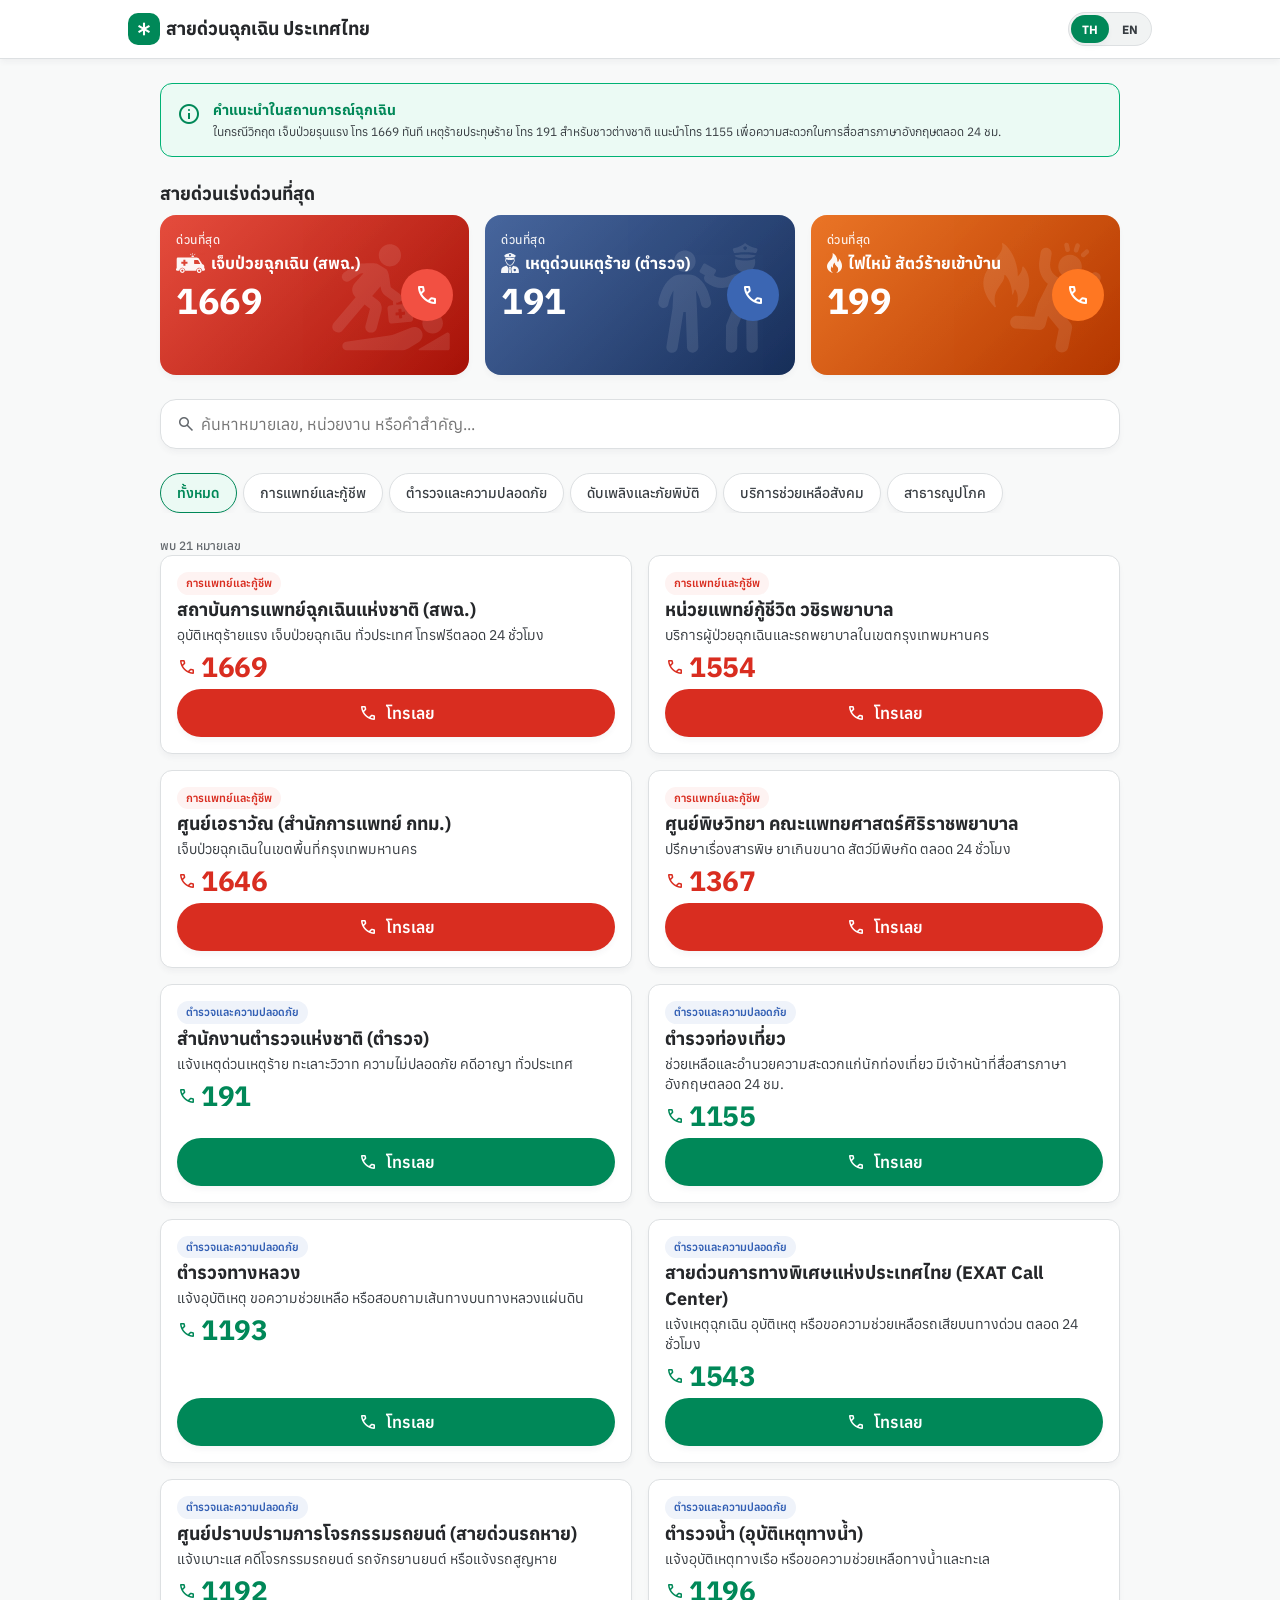
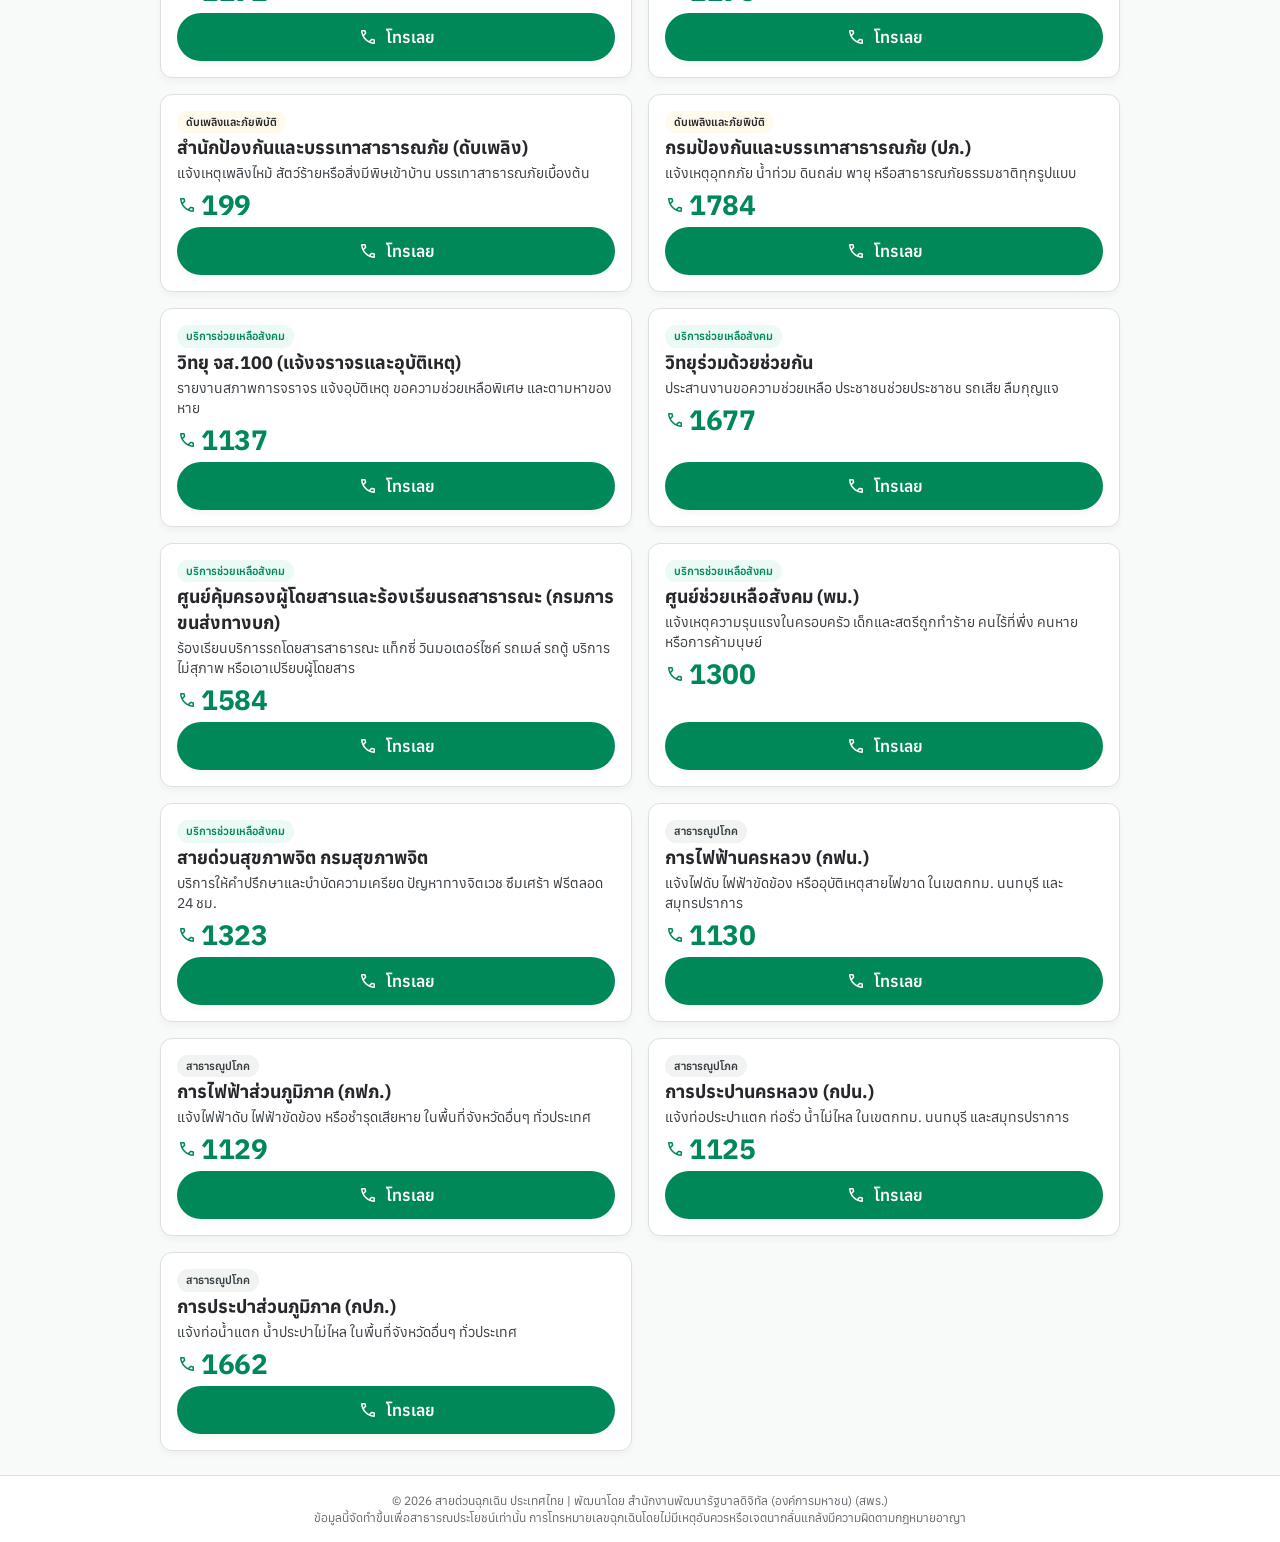
<file: simple-sdk.html>
<!DOCTYPE html>
<html lang="th">
<head>
  <meta charset="UTF-8">
  <meta name="viewport" content="width=device-width, initial-scale=1.0">
  
  <!-- Primary Meta Tags -->
  <title>สายด่วนฉุกเฉิน ประเทศไทย | Thailand Emergency Hotlines</title>
  <meta name="title" content="สายด่วนฉุกเฉิน ประเทศไทย | Thailand Emergency Hotlines">
  <meta name="description" content="โทรออกทันทีในหนึ่งคลิก รวบรวมหมายเลขสายด่วนฉุกเฉินที่จำเป็นที่สุดสำหรับทุกคนในประเทศไทย เช่น กู้ชีพ 1669, ตำรวจ 191, ดับเพลิง 199, ตำรวจท่องเที่ยว 1155 และอื่น ๆ ครอบคลุมบริการทางการแพทย์ ความปลอดภัย คดีอาญา และสาธารณูปโภค">
  <meta name="keywords" content="สายด่วน, เบอร์ฉุกเฉิน, เบอร์โทรฉุกเฉิน, ประเทศไทย, 1669, 191, 199, 1155, ดับเพลิง, ตำรวจ, กู้ชีพ, โรงพยาบาล, รถพยาบาล, ไฟดับ, น้ำไม่ไหล, จส100">
  <meta name="author" content="CZP Citizen Portal">
  <meta name="robots" content="index, follow">
  
  <!-- Open Graph / Facebook -->
  <meta property="og:type" content="website">
  <meta property="og:url" content="https://emergency-call-th.web.app/">
  <meta property="og:title" content="สายด่วนฉุกเฉิน ประเทศไทย | Thailand Emergency Hotlines">
  <meta property="og:description" content="โทรออกทันทีในหนึ่งคลิก รวบรวมหมายเลขสายด่วนฉุกเฉินที่จำเป็นที่สุดสำหรับทุกคนในประเทศไทย ครอบคลุมการแพทย์ กู้ชีพ ดับเพลิง ตำรวจ และสาธารณูปโภค">
  <meta property="og:image" content="_media/og-image.png">
  <meta property="og:image:alt" content="Thailand Emergency Call List - เบอร์โทรฉุกเฉินไทย">

  <!-- Twitter / X -->
  <meta property="twitter:card" content="summary_large_image">
  <meta property="twitter:url" content="https://emergency-call-th.web.app/">
  <meta property="twitter:title" content="สายด่วนฉุกเฉิน ประเทศไทย | Thailand Emergency Hotlines">
  <meta property="twitter:description" content="โทรออกทันทีในหนึ่งคลิก รวบรวมหมายเลขสายด่วนฉุกเฉินที่จำเป็นที่สุดสำหรับทุกคนในประเทศไทย ครอบคลุมการแพทย์ กู้ชีพ ดับเพลิง ตำรวจ และสาธารณูปโภค">
  <meta property="twitter:image" content="_media/og-image.png">

  <!-- Stylings -->
  <link rel="stylesheet" href="style.css">
  <link rel="stylesheet" href="https://fonts.googleapis.com/css2?family=Material+Symbols+Outlined">
  
  <!-- Favicon -->
  <link rel="apple-touch-icon" sizes="180x180" href="favicon/apple-touch-icon.png">
  <link rel="icon" type="image/png" sizes="32x32" href="favicon/favicon-32x32.png">
  <link rel="icon" type="image/png" sizes="16x16" href="favicon/favicon-16x16.png">
  <link rel="manifest" href="favicon/site.webmanifest">
  <link rel="icon" type="image/x-icon" href="favicon/favicon.ico">

  <!-- Microsoft Clarity Tracking Code -->
  <script type="text/javascript">
      (function(c,l,a,r,i,t,y){
          c[a]=c[a]||function(){(c[a].q=c[a].q||[]).push(arguments)};
          t=l.createElement(r);t.async=1;t.src="https://www.clarity.ms/tag/"+i;
          y=l.getElementsByTagName(r)[0];y.parentNode.insertBefore(t,y);
      })(window, document, "clarity", "script", "wuyvewodv4");
  </script>

</head>
<body>

  <!-- Screen Reader Announcements (a11y) -->
  <div id="a11y-announcer" class="sr-only" aria-live="polite" aria-atomic="true"></div>

  <div class="app-container">
    
    <!-- Sticky Header -->
    <header class="sticky-header">
      <div class="header-content">
        <a href="#" class="logo-container" aria-label="Thailand Emergency Hotlines Home">
          <div class="logo-icon" aria-hidden="true">
            <!-- Red Cross / Shield Icon -->
            <span class="material-symbols-outlined">emergency</span>
          </div>
          <div class="logo-text">
            <h1 id="main-title">สายด่วนฉุกเฉิน ประเทศไทย</h1>
            <p id="main-subtitle">โทรออกทันทีในหนึ่งคลิก เฉพาะหมายเลขที่จำเป็น</p>
          </div>
        </a>
        
        <!-- Language Selectors -->
        <div class="header-actions">
          <nav aria-label="Language Selector">
            <button id="lang-th" class="btn-toggle active" aria-label="เปลี่ยนภาษาเป็นไทย">TH</button>
            <button id="lang-en" class="btn-toggle" aria-label="Change language to English">EN</button>
          </nav>
        </div>
      </div>
    </header>

    <!-- Main Content Panel -->
    <main class="main-content">
      
      <!-- Security Guideline Banner -->
      <article class="info-banner" aria-labelledby="info-banner-title">
        <div class="info-banner-icon" aria-hidden="true">
          <span class="material-symbols-outlined">info</span>
        </div>
        <div class="info-banner-text">
          <h3 id="info-banner-title">คำแนะนำในสถานการณ์ฉุกเฉิน</h3>
          <p id="info-banner-desc">ในกรณีวิกฤต เจ็บป่วยรุนแรง โทร 1669 ทันที เหตุร้ายประทุษร้าย โทร 191 สำหรับชาวต่างชาติ แนะนำโทร 1155 เพื่อความสะดวกในการสื่อสารภาษาอังกฤษตลอด 24 ชม.</p>
        </div>
      </article>

      <!-- Quick Emergency Calling Grid -->
      <section class="quick-calls-section" aria-labelledby="quick-call-title">
        <h2 id="quick-call-title" class="section-title">
          <span class="material-symbols-outlined">error</span>
          สายด่วนเร่งด่วนที่สุด
        </h2>
        <div class="quick-calls-grid" id="quick-calls-container">
          <!-- Populated by JavaScript -->
        </div>
      </section>

      <!-- Interactive Search -->
      <section class="search-section" aria-label="Search Container">
        <div class="search-wrapper">
          <span class="search-icon" aria-hidden="true">
            <span class="material-symbols-outlined">search</span>
          </span>
          <input type="search" id="search-bar" class="search-input" placeholder="ค้นหาหมายเลข, หน่วยงาน หรือคีย์เวิร์ด..." aria-label="ค้นหาเบอร์โทรศัพท์ฉุกเฉิน">
          <button id="clear-search-btn" class="search-clear-btn" type="button" aria-label="ล้างคำค้นหา">
            <span class="material-symbols-outlined">close</span>
          </button>
        </div>
      </section>

      <!-- Category Filter Tabs Navigation -->
      <nav class="category-nav" aria-label="หมวดหมู่สายด่วน">
        <ul class="category-list" id="category-list" role="tablist">
          <!-- Populated by JavaScript -->
        </ul>
      </nav>

      <!-- Standard Emergency Hotlines Cards Grid -->
      <section class="results-section" aria-label="Emergency Hotlines List">
        <div class="results-header">
          <span id="results-count" aria-live="polite">กำลังโหลดสายด่วน...</span>
        </div>
        
        <div class="numbers-grid" id="numbers-grid">
          <!-- Populated by JavaScript -->
        </div>

        <!-- Empty State Container -->
        <div class="empty-state" id="empty-state" style="display: none;">
          <div class="empty-state-icon" aria-hidden="true">
            <span class="material-symbols-outlined">search_off</span>
          </div>
          <h3 class="empty-state-title" id="empty-state-title">ไม่พบข้อมูลที่ตรงกับการค้นหา</h3>
          <p class="empty-state-desc" id="empty-state-desc">ลองพิมพ์คำสำคัญอื่น หรือรีเซ็ตการค้นหา</p>
        </div>
      </section>

    </main>

    <!-- Page Footer -->
    <footer class="sticky-footer">
      <div class="footer-content">
        <div id="footer-text">&copy; 2026 สายด่วนฉุกเฉิน ประเทศไทย</div>
        <div id="footer-disclaimer" class="footer-disclaimer">ข้อมูลนี้จัดทำขึ้นเพื่อสาธารณประโยชน์เท่านั้น การโทรหมายเลขฉุกเฉินโดยไม่มีเหตุอันควรมีความผิดตามกฎหมาย</div>
      </div>
    </footer>

  <!-- Scripts -->
  <script src="https://czp.dga.or.th/cportal/sdk/iu/v5/sdk.js"></script>
  <script src="app.js" defer></script>
  <script>
    document.addEventListener("DOMContentLoaded", () => {
      // Intercept any click leading to tel:1669
      document.addEventListener("click", (e) => {
        const callLink = e.target.closest('a[href^="tel:1669"]');
        if (callLink) {
          const urlParams = new URLSearchParams(window.location.search);
          if (urlParams.get('s') === 'profile') {
            e.preventDefault();
            if (window.openMiniApp) {
              window.openMiniApp("ed14d30a-58d4-4d93-b095-b0ac6586a8f3");
            } else {
              console.warn("window.openMiniApp is not defined, calling 1669 directly.");
              window.location.href = "tel:1669";
            }
          }
        }
      });
    });
  </script>
</body>
</html>
</file>
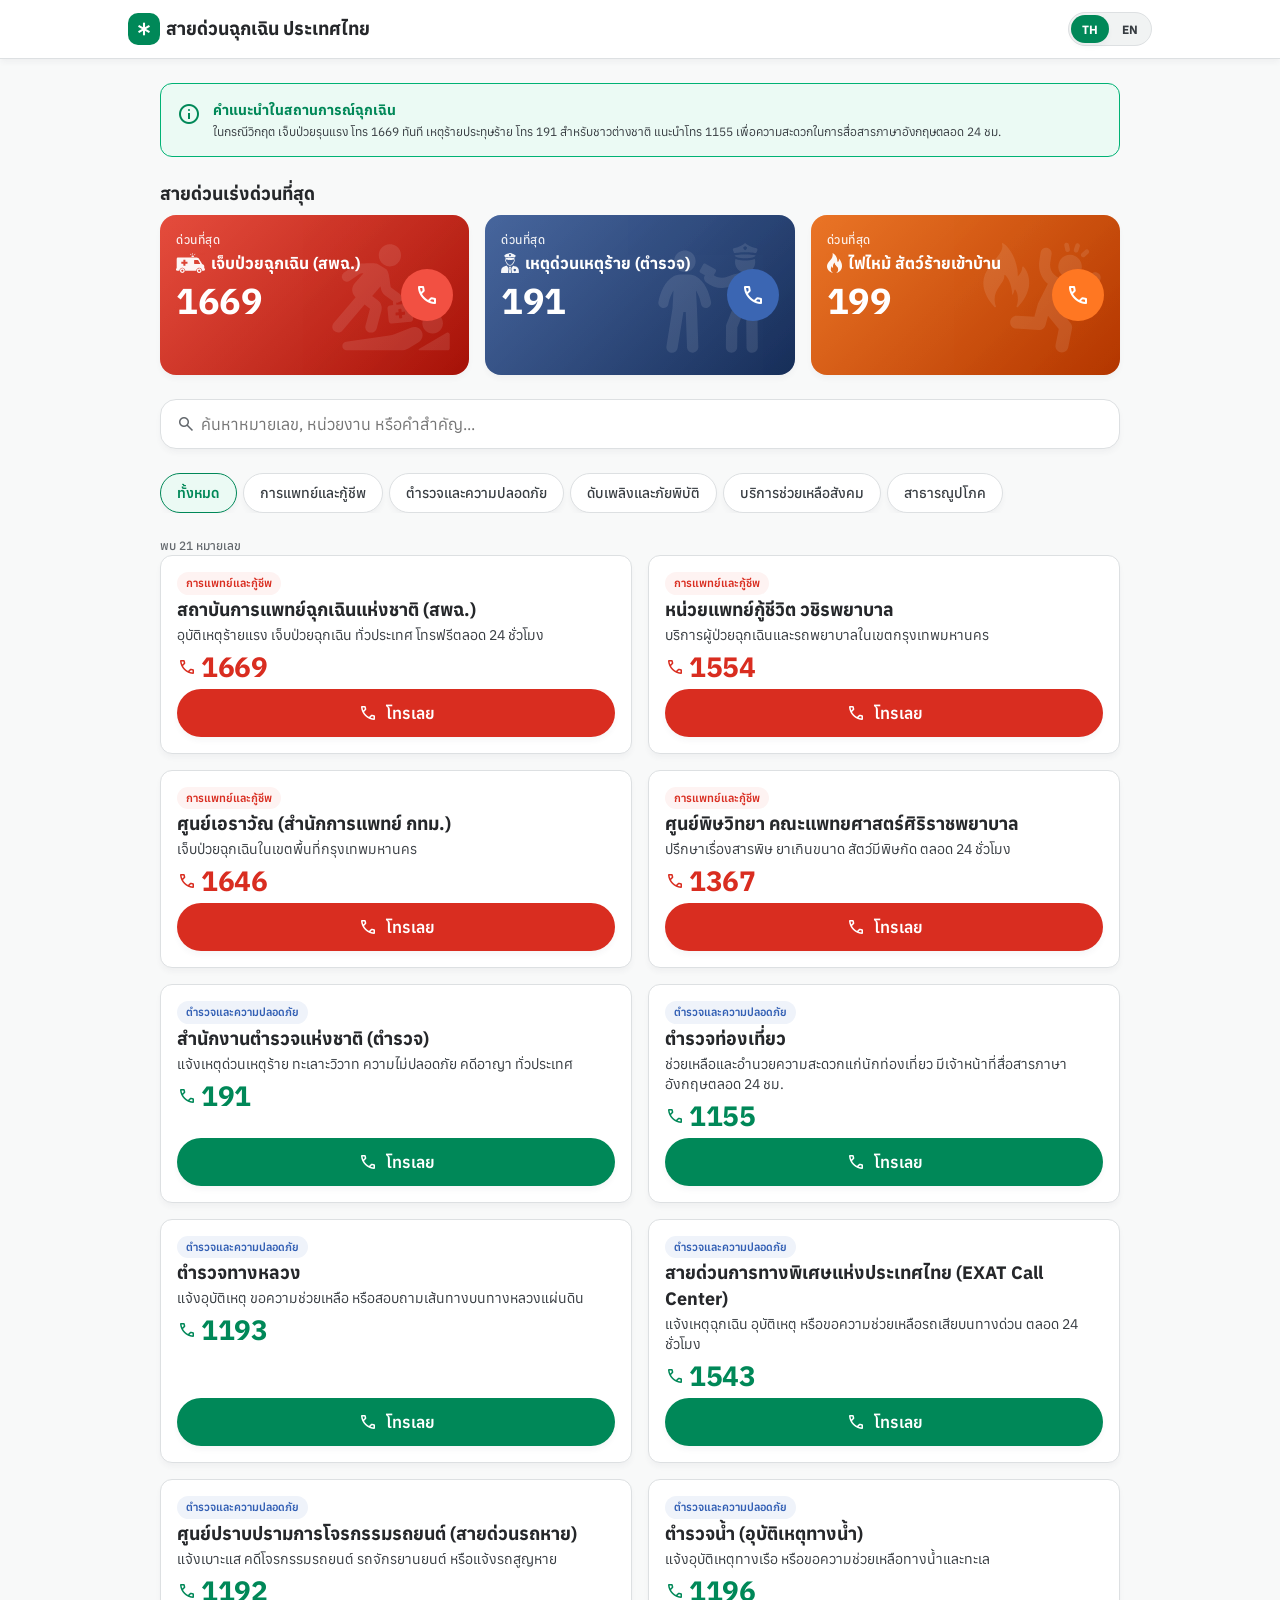
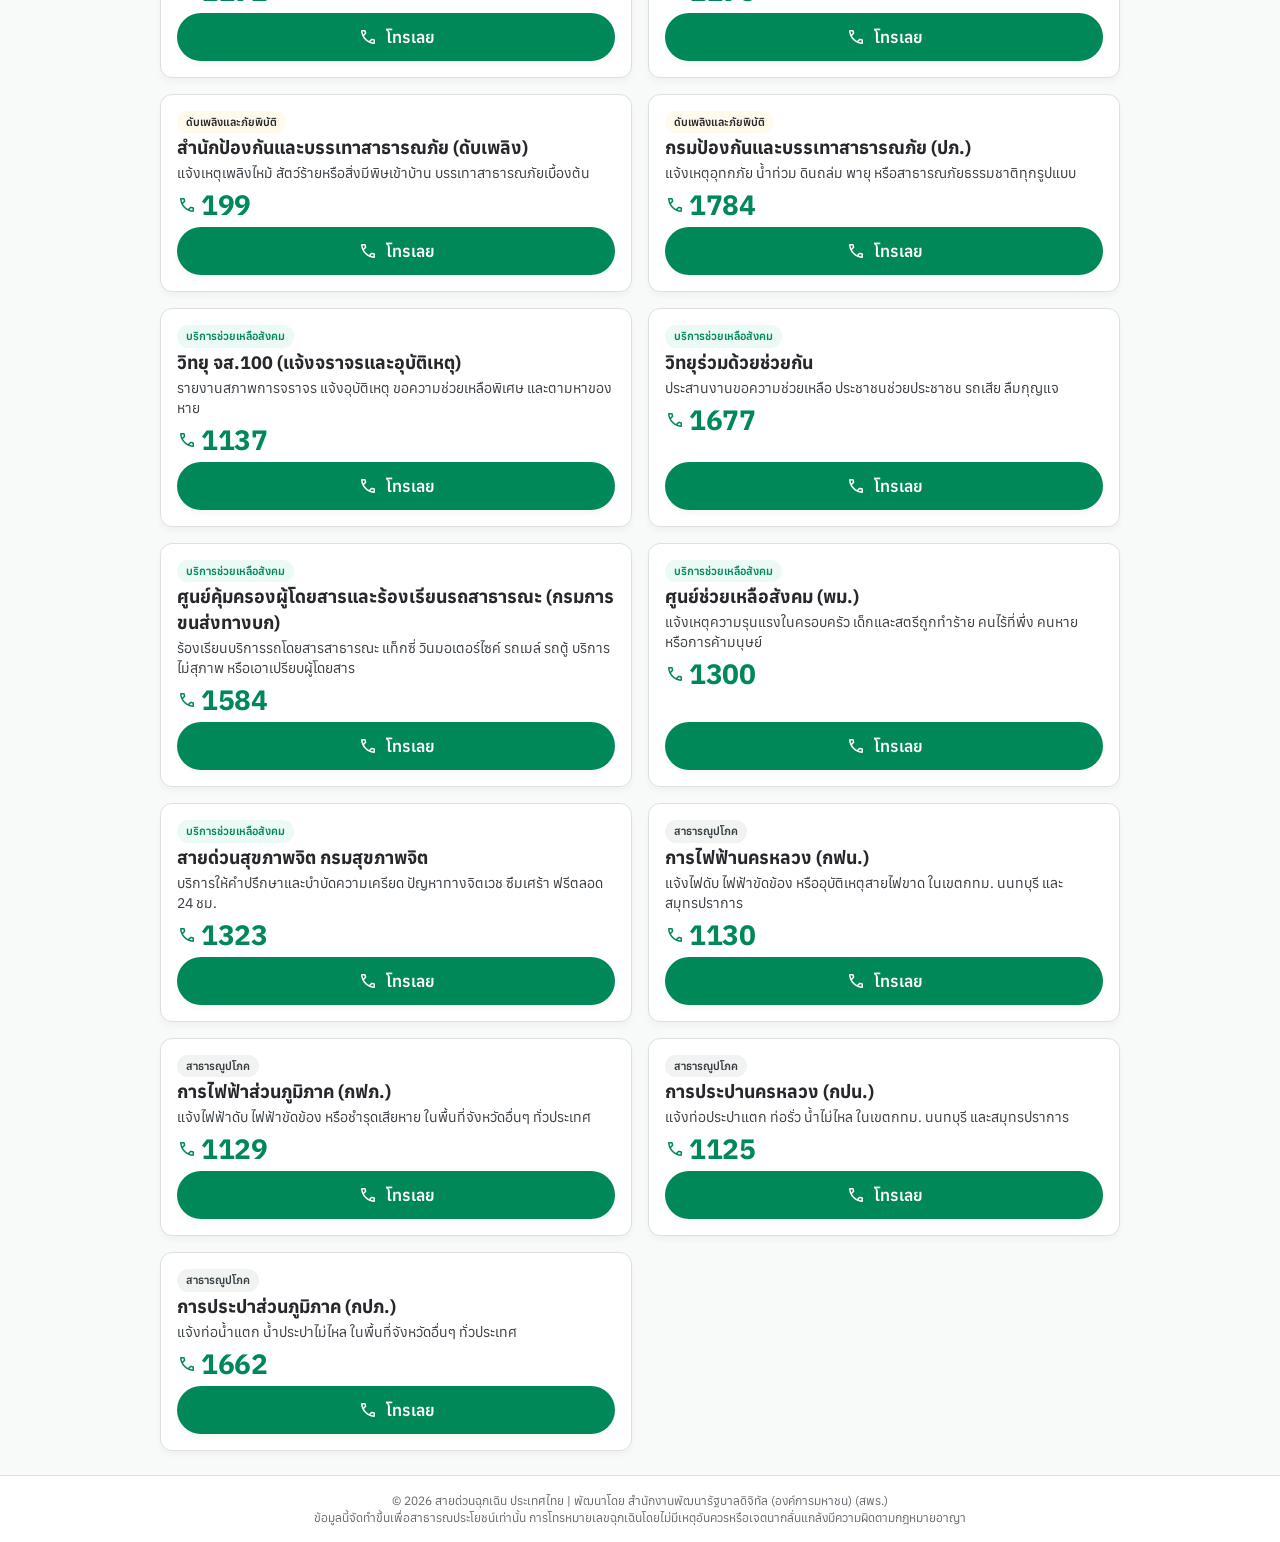
<file: simple.html>
<!DOCTYPE html>
<html lang="th">
<head>
  <meta charset="UTF-8">
  <meta name="viewport" content="width=device-width, initial-scale=1.0">
  
  <!-- Primary Meta Tags -->
  <title>สายด่วนฉุกเฉิน ประเทศไทย | Thailand Emergency Hotlines</title>
  <meta name="title" content="สายด่วนฉุกเฉิน ประเทศไทย | Thailand Emergency Hotlines">
  <meta name="description" content="โทรออกทันทีในหนึ่งคลิก รวบรวมหมายเลขสายด่วนฉุกเฉินที่จำเป็นที่สุดสำหรับทุกคนในประเทศไทย เช่น กู้ชีพ 1669, ตำรวจ 191, ดับเพลิง 199, ตำรวจท่องเที่ยว 1155 และอื่น ๆ ครอบคลุมบริการทางการแพทย์ ความปลอดภัย คดีอาญา และสาธารณูปโภค">
  <meta name="keywords" content="สายด่วน, เบอร์ฉุกเฉิน, เบอร์โทรฉุกเฉิน, ประเทศไทย, 1669, 191, 199, 1155, ดับเพลิง, ตำรวจ, กู้ชีพ, โรงพยาบาล, รถพยาบาล, ไฟดับ, น้ำไม่ไหล, จส100">
  <meta name="author" content="CZP Citizen Portal">
  <meta name="robots" content="index, follow">
  
  <!-- Open Graph / Facebook -->
  <meta property="og:type" content="website">
  <meta property="og:url" content="https://emergency-call-th.web.app/">
  <meta property="og:title" content="สายด่วนฉุกเฉิน ประเทศไทย | Thailand Emergency Hotlines">
  <meta property="og:description" content="โทรออกทันทีในหนึ่งคลิก รวบรวมหมายเลขสายด่วนฉุกเฉินที่จำเป็นที่สุดสำหรับทุกคนในประเทศไทย ครอบคลุมการแพทย์ กู้ชีพ ดับเพลิง ตำรวจ และสาธารณูปโภค">
  <meta property="og:image" content="_media/og-image.png">
  <meta property="og:image:alt" content="Thailand Emergency Call List - เบอร์โทรฉุกเฉินไทย">

  <!-- Twitter / X -->
  <meta property="twitter:card" content="summary_large_image">
  <meta property="twitter:url" content="https://emergency-call-th.web.app/">
  <meta property="twitter:title" content="สายด่วนฉุกเฉิน ประเทศไทย | Thailand Emergency Hotlines">
  <meta property="twitter:description" content="โทรออกทันทีในหนึ่งคลิก รวบรวมหมายเลขสายด่วนฉุกเฉินที่จำเป็นที่สุดสำหรับทุกคนในประเทศไทย ครอบคลุมการแพทย์ กู้ชีพ ดับเพลิง ตำรวจ และสาธารณูปโภค">
  <meta property="twitter:image" content="_media/og-image.png">

  <!-- Stylings -->
  <link rel="stylesheet" href="style.css">
  <link rel="stylesheet" href="https://fonts.googleapis.com/css2?family=Material+Symbols+Outlined">
  
  <!-- Favicon -->
  <link rel="apple-touch-icon" sizes="180x180" href="favicon/apple-touch-icon.png">
  <link rel="icon" type="image/png" sizes="32x32" href="favicon/favicon-32x32.png">
  <link rel="icon" type="image/png" sizes="16x16" href="favicon/favicon-16x16.png">
  <link rel="manifest" href="favicon/site.webmanifest">
  <link rel="icon" type="image/x-icon" href="favicon/favicon.ico">

  <!-- Microsoft Clarity Tracking Code -->
  <script type="text/javascript">
      (function(c,l,a,r,i,t,y){
          c[a]=c[a]||function(){(c[a].q=c[a].q||[]).push(arguments)};
          t=l.createElement(r);t.async=1;t.src="https://www.clarity.ms/tag/"+i;
          y=l.getElementsByTagName(r)[0];y.parentNode.insertBefore(t,y);
      })(window, document, "clarity", "script", "wuyvewodv4");
  </script>

</head>
<body>

  <!-- Screen Reader Announcements (a11y) -->
  <div id="a11y-announcer" class="sr-only" aria-live="polite" aria-atomic="true"></div>

  <div class="app-container">
    
    <!-- Sticky Header -->
    <header class="sticky-header">
      <div class="header-content">
        <a href="#" class="logo-container" aria-label="Thailand Emergency Hotlines Home">
          <div class="logo-icon" aria-hidden="true">
            <!-- Red Cross / Shield Icon -->
            <span class="material-symbols-outlined">emergency</span>
          </div>
          <div class="logo-text">
            <h1 id="main-title">สายด่วนฉุกเฉิน ประเทศไทย</h1>
            <p id="main-subtitle">โทรออกทันทีในหนึ่งคลิก เฉพาะหมายเลขที่จำเป็น</p>
          </div>
        </a>
        
        <!-- Language Selectors -->
        <div class="header-actions">
          <nav aria-label="Language Selector">
            <button id="lang-th" class="btn-toggle active" aria-label="เปลี่ยนภาษาเป็นไทย">TH</button>
            <button id="lang-en" class="btn-toggle" aria-label="Change language to English">EN</button>
          </nav>
        </div>
      </div>
    </header>

    <!-- Main Content Panel -->
    <main class="main-content">
      
      <!-- Security Guideline Banner -->
      <article class="info-banner" aria-labelledby="info-banner-title">
        <div class="info-banner-icon" aria-hidden="true">
          <span class="material-symbols-outlined">info</span>
        </div>
        <div class="info-banner-text">
          <h3 id="info-banner-title">คำแนะนำในสถานการณ์ฉุกเฉิน</h3>
          <p id="info-banner-desc">ในกรณีวิกฤต เจ็บป่วยรุนแรง โทร 1669 ทันที เหตุร้ายประทุษร้าย โทร 191 สำหรับชาวต่างชาติ แนะนำโทร 1155 เพื่อความสะดวกในการสื่อสารภาษาอังกฤษตลอด 24 ชม.</p>
        </div>
      </article>

      <!-- Quick Emergency Calling Grid -->
      <section class="quick-calls-section" aria-labelledby="quick-call-title">
        <h2 id="quick-call-title" class="section-title">
          <span class="material-symbols-outlined">error</span>
          สายด่วนเร่งด่วนที่สุด
        </h2>
        <div class="quick-calls-grid" id="quick-calls-container">
          <!-- Populated by JavaScript -->
        </div>
      </section>

      <!-- Interactive Search -->
      <section class="search-section" aria-label="Search Container">
        <div class="search-wrapper">
          <span class="search-icon" aria-hidden="true">
            <span class="material-symbols-outlined">search</span>
          </span>
          <input type="search" id="search-bar" class="search-input" placeholder="ค้นหาหมายเลข, หน่วยงาน หรือคีย์เวิร์ด..." aria-label="ค้นหาเบอร์โทรศัพท์ฉุกเฉิน">
          <button id="clear-search-btn" class="search-clear-btn" type="button" aria-label="ล้างคำค้นหา">
            <span class="material-symbols-outlined">close</span>
          </button>
        </div>
      </section>

      <!-- Category Filter Tabs Navigation -->
      <nav class="category-nav" aria-label="หมวดหมู่สายด่วน">
        <ul class="category-list" id="category-list" role="tablist">
          <!-- Populated by JavaScript -->
        </ul>
      </nav>

      <!-- Standard Emergency Hotlines Cards Grid -->
      <section class="results-section" aria-label="Emergency Hotlines List">
        <div class="results-header">
          <span id="results-count" aria-live="polite">กำลังโหลดสายด่วน...</span>
        </div>
        
        <div class="numbers-grid" id="numbers-grid">
          <!-- Populated by JavaScript -->
        </div>

        <!-- Empty State Container -->
        <div class="empty-state" id="empty-state" style="display: none;">
          <div class="empty-state-icon" aria-hidden="true">
            <span class="material-symbols-outlined">search_off</span>
          </div>
          <h3 class="empty-state-title" id="empty-state-title">ไม่พบข้อมูลที่ตรงกับการค้นหา</h3>
          <p class="empty-state-desc" id="empty-state-desc">ลองพิมพ์คำสำคัญอื่น หรือรีเซ็ตการค้นหา</p>
        </div>
      </section>

    </main>

    <!-- Page Footer -->
    <footer class="sticky-footer">
      <div class="footer-content">
        <div id="footer-text">&copy; 2026 สายด่วนฉุกเฉิน ประเทศไทย</div>
        <div id="footer-disclaimer" class="footer-disclaimer">ข้อมูลนี้จัดทำขึ้นเพื่อสาธารณประโยชน์เท่านั้น การโทรหมายเลขฉุกเฉินโดยไม่มีเหตุอันควรมีความผิดตามกฎหมาย</div>
      </div>
    </footer>

  <!-- Scripts -->
  <script src="https://czp.dga.or.th/cportal/sdk/iu/v5/sdk.js"></script>
  <script src="app.js" defer></script>
</body>
</html>
</file>
<file: style.css>
@import url('https://fonts.googleapis.com/css2?family=Anuphan:wght@100;200;300;400;500;600;700;800;900&display=swap');

.material-symbols-outlined {
  font-size: 24px;
  width: 1em;
  height: 1em;
  display: inline-flex;
  align-items: center;
  justify-content: center;
  vertical-align: middle;
  line-height: 1;
}

/* Material Symbols Overrides by Selector */
.search-icon .material-symbols-outlined {
  font-size: 20px;
}

.search-clear-btn .material-symbols-outlined {
  font-size: 18px;
}

.empty-state-icon .material-symbols-outlined {
  font-size: 48px;
}

.patient-card-icon .material-symbols-outlined {
  font-size: 28px;
}

.upload-icon {
  font-size: 28px;
  width: 28px;
  height: 28px;
}

.photo-remove-btn .material-symbols-outlined {
  font-size: 18px;
}

.location-banner-icon .material-symbols-outlined {
  font-size: 24px;
}

:root {
  /* Colors - Palette Tokens */
  --primary-30-base: #008858;
  --primary-40: #00b274;
  --primary-95: #ebfaf4;
  --secondary-40-main: #325fb4;
  --secondary-90: #dfe7f6;
  --secondary-95: #eff3fa;
  --neutral-0: #000000;
  --neutral-10: #151618;
  --neutral-20: #25272a;
  --neutral-25: #2a2d31;
  --neutral-30: #2f3337;
  --neutral-40: #373c41;
  --neutral-50: #3d4349;
  --neutral-60: #62676c;
  --neutral-70: #8b9094;
  --neutral-80: #b4b8bb;
  --neutral-90: #dde0e2;
  --neutral-94: #ebecee;
  --neutral-96: #f1f3f3;
  --neutral-98: #f8f9f9;
  --neutral-100: #ffffff;
  
  --danger-40: #d92d20;
  --danger-95: #fef3f2;
  --positive-50: #17b26a;
  --positive-95: #ecfdf3;
  --warning-50: #f79009;
  --warning-95: #fffaeb;

  /* Semantic Colors */
  --canvas-default: var(--neutral-98);
  --canvas-white: var(--neutral-100);
  --background-primary-dark: var(--primary-30-base);
  --background-primary-lighter: var(--primary-95);
  --background-secondary-medium: var(--secondary-40-main);
  --background-neutral-lighter: var(--neutral-100);
  --background-neutral-light: var(--neutral-98);
  --background-neutral-medium: var(--neutral-96);
  --background-neutral-dark: var(--neutral-94);
  --background-negative-solid: var(--danger-40);
  --background-negative-light: var(--danger-95);
  --background-positive-medium: var(--positive-50);
  --background-positive-light: var(--positive-95);
  --background-warning-medium: var(--warning-50);
  --background-warning-light: var(--warning-95);

  --foreground-neutral-default: var(--neutral-20);
  --foreground-neutral-light: var(--neutral-40);
  --foreground-neutral-lighter: var(--neutral-60);
  --foreground-primary-default: var(--primary-30-base);
  --foreground-secondary-default: var(--secondary-40-main);
  --foreground-negative-default: var(--danger-40);
  
  --stroke-neutral-default: var(--neutral-90);
  --stroke-neutral-lighter: var(--neutral-94);
  --stroke-primary-default: var(--primary-30-base);

  /* Spacing Scale */
  --spacing-none: 0px;
  --spacing-xxs: 2px;
  --spacing-xs: 4px;
  --spacing-sm: 6px;
  --spacing-md: 8px;
  --spacing-lg: 12px;
  --spacing-xl: 16px;
  --spacing-2xl: 20px;
  --spacing-3xl: 24px;
  --spacing-4xl: 32px;
  --spacing-5xl: 40px;
  --spacing-6xl: 48px;

  /* Border Radius Scale */
  --radius-none: 0px;
  --radius-xxs: 2px;
  --radius-xs: 4px;
  --radius-sm: 6px;
  --radius-md: 8px;
  --radius-lg: 10px;
  --radius-xl: 12px;
  --radius-2xl: 16px;
  --radius-3xl: 20px;
  --radius-4xl: 24px;
  --radius-full: 1000px;

  /* Shadows */
  --shadow-custom: 0 4px 6px -1px rgba(62, 67, 76, 0.05);
  --shadow-custom-lg: 0 10px 15px -3px rgba(62, 67, 76, 0.1), 0 4px 6px -2px rgba(62, 67, 76, 0.05);
  --shadow-custom-xl: 0 20px 25px -5px rgba(62, 67, 76, 0.1), 0 10px 10px -5px rgba(62, 67, 76, 0.04);

  /* Typography scale */
  --font-size-label-s: 11px;     --line-height-label-s: 16px;
  --font-size-body-s: 12px;      --line-height-body-s: 16px;
  --font-size-label-m: 12px;     --line-height-label-m: 18px;
  --font-size-title-s: 14px;     --line-height-title-s: 20px;
  --font-size-body-m: 14px;      --line-height-body-m: 20px;
  --font-size-label-l: 14px;     --line-height-label-l: 21px;
  --font-size-title-m: 16px;     --line-height-title-m: 24px;
  --font-size-body-l: 16px;      --line-height-body-l: 24px;
  --font-size-label-xl: 16px;    --line-height-label-xl: 24px;
  --font-size-title-l: 18px;     --line-height-title-l: 26px;
  --font-size-headline-s: 24px;  --line-height-headline-s: 32px;
  --font-size-headline-m: 28px;  --line-height-headline-m: 36px;
  --font-size-headline-l: 32px;  --line-height-headline-l: 40px;
  --font-size-display-s: 36px;   --line-height-display-s: 44px;
}

/* Global Reset & Base */
*, *::before, *::after {
  box-sizing: border-box;
  margin: 0;
  padding: 0;
}

body {
  font-family: 'Anuphan', -apple-system, BlinkMacSystemFont, "Segoe UI", Roboto, Helvetica, Arial, sans-serif;
  background-color: var(--canvas-default);
  color: var(--foreground-neutral-default);
  line-height: 1.5;
  -webkit-font-smoothing: antialiased;
  -moz-osx-font-smoothing: grayscale;
}

/* Scrollbar styling */
::-webkit-scrollbar {
  width: 6px;
  height: 6px;
}
::-webkit-scrollbar-track {
  background: var(--background-neutral-light);
}
::-webkit-scrollbar-thumb {
  background: var(--stroke-neutral-default);
  border-radius: var(--radius-full);
}
::-webkit-scrollbar-thumb:hover {
  background: var(--foreground-neutral-lighter);
}

/* Screen reader only utility class */
.sr-only {
  position: absolute;
  width: 1px;
  height: 1px;
  padding: 0;
  margin: -1px;
  overflow: hidden;
  clip: rect(0, 0, 0, 0);
  white-space: nowrap;
  border-width: 0;
}

/* Page Layout */
.app-container {
  display: flex;
  flex-direction: column;
  min-height: 100vh;
}

.sticky-header {
  position: sticky;
  top: 0;
  z-index: 100;
  background-color: var(--background-neutral-lighter);
  border-bottom: 1px solid var(--stroke-neutral-default);
  box-shadow: var(--shadow-custom);
  padding: var(--spacing-md) var(--spacing-xl);
}

.header-content {
  display: flex;
  justify-content: space-between;
  align-items: center;
  max-width: 1024px;
  margin: 0 auto;
  width: 100%;
}

.logo-container {
  display: flex;
  align-items: center;
  gap: var(--spacing-sm);
  text-decoration: none;
  color: inherit;
}

.logo-icon {
  background-color: var(--background-primary-dark);
  color: var(--neutral-100);
  width: 32px;
  height: 32px;
  border-radius: var(--radius-lg);
  display: flex;
  align-items: center;
  justify-content: center;
  flex-shrink: 0;
  transition: all 0.2s ease;
}

.logo-icon svg,
.logo-icon .material-symbols-outlined {
  width: 18px;
  height: 18px;
  font-size: 18px;
  fill: currentColor;
}

.logo-text h1 {
  font-size: 14px;
  line-height: 1.2;
  font-weight: 700;
  color: var(--foreground-neutral-default);
  white-space: nowrap;
  transition: all 0.2s ease;
}

.logo-text p {
  display: none;
  font-size: var(--font-size-label-s);
  line-height: var(--line-height-label-s);
  color: var(--foreground-neutral-lighter);
}

/* Action Controls & Unified Segmented Language Toggle */
.header-actions {
  display: flex;
  align-items: center;
}

.header-actions nav {
  display: flex;
  background-color: var(--background-neutral-medium);
  border: 1px solid var(--stroke-neutral-default);
  border-radius: var(--radius-full);
  padding: 2px;
  gap: 2px;
}

.btn-toggle {
  background-color: transparent;
  border: none;
  color: var(--foreground-neutral-light);
  cursor: pointer;
  font-family: inherit;
  font-size: var(--font-size-label-m);
  font-weight: 700;
  height: 28px;
  width: 38px;
  padding: 0;
  border-radius: var(--radius-full);
  display: flex;
  align-items: center;
  justify-content: center;
  transition: all 0.2s cubic-bezier(0.16, 1, 0.3, 1);
}

.btn-toggle:hover {
  color: var(--foreground-neutral-default);
}

.btn-toggle:focus-visible {
  outline: 2px solid var(--stroke-primary-default);
  outline-offset: 2px;
}

.btn-toggle.active {
  background-color: var(--background-primary-dark);
  color: var(--neutral-100);
  box-shadow: var(--shadow-custom);
}

/* Responsive adjustments for extremely small screens */
@media (max-width: 360px) {
  .logo-text h1 {
    font-size: 12px;
  }
  .logo-icon {
    width: 28px;
    height: 28px;
  }
  .logo-icon svg,
  .logo-icon .material-symbols-outlined {
    width: 14px;
    height: 14px;
    font-size: 14px;
  }
}

/* Main Content Wrapper */
.main-content {
  flex: 1;
  padding: var(--spacing-xl);
  max-width: 1024px;
  width: 100%;
  margin: 0 auto;
  display: flex;
  flex-direction: column;
  gap: var(--spacing-2xl);
}

/* Search Bar Styles */
.search-section {
  position: relative;
  width: 100%;
}

.search-wrapper {
  position: relative;
  display: flex;
  align-items: center;
}

.search-icon {
  position: absolute;
  left: var(--spacing-xl);
  color: var(--foreground-neutral-lighter);
  pointer-events: none;
  display: flex;
  align-items: center;
}

.search-input {
  width: 100%;
  padding: var(--spacing-lg) var(--spacing-lg) var(--spacing-lg) calc(var(--spacing-xl) * 2.5);
  font-family: inherit;
  font-size: var(--font-size-body-l);
  line-height: var(--line-height-body-l);
  color: var(--neutral-10);
  background-color: var(--canvas-white);
  border: 1px solid var(--stroke-neutral-default);
  border-radius: var(--radius-2xl);
  box-shadow: var(--shadow-custom);
  transition: all 0.2s ease;
}

.search-input:focus {
  outline: none;
  border-color: var(--stroke-primary-default);
  box-shadow: 0 0 0 4px var(--primary-95);
}

.search-clear-btn {
  position: absolute;
  right: var(--spacing-lg);
  background: none;
  border: none;
  color: var(--foreground-neutral-lighter);
  cursor: pointer;
  padding: var(--spacing-xs);
  border-radius: var(--radius-full);
  display: none; /* Controlled by JS */
  align-items: center;
  justify-content: center;
}

.search-clear-btn:hover {
  background-color: var(--background-neutral-medium);
  color: var(--foreground-neutral-default);
}

/* Info Banner */
.info-banner {
  background-color: var(--background-primary-lighter);
  border: 1px solid var(--primary-40);
  border-radius: var(--radius-xl);
  padding: var(--spacing-xl);
  display: flex;
  gap: var(--spacing-lg);
  align-items: flex-start;
  transition: all 0.3s ease;
}

.info-banner-icon {
  color: var(--foreground-primary-default);
  flex-shrink: 0;
  display: flex;
  align-items: center;
  margin-top: 2px;
}

.info-banner-text h3 {
  font-size: var(--font-size-title-s);
  line-height: var(--line-height-title-s);
  font-weight: 700;
  color: var(--foreground-primary-default);
  margin-bottom: var(--spacing-xs);
}

.info-banner-text p {
  font-size: var(--font-size-body-s);
  line-height: var(--line-height-body-s);
  color: var(--foreground-neutral-light);
}

/* Quick Calls Grid */
.quick-calls-section {
  display: flex;
  flex-direction: column;
  gap: var(--spacing-md);
}

.section-title {
  font-size: var(--font-size-title-l);
  line-height: var(--line-height-title-l);
  font-weight: 700;
  color: var(--foreground-neutral-default);
  display: flex;
  align-items: center;
  gap: var(--spacing-sm);
}

.section-title svg,
.section-title .material-symbols-outlined {
  color: var(--foreground-primary-default);
  font-size: 20px;
}

.quick-calls-grid {
  display: grid;
  grid-template-columns: 1fr;
  gap: var(--spacing-md);
}

/* Quick Card styling */
.quick-card {
  text-decoration: none;
  color: inherit;
  border-radius: var(--radius-2xl);
  padding: var(--spacing-xl);
  display: flex;
  justify-content: space-between;
  align-items: center;
  position: relative;
  overflow: hidden;
  box-shadow: var(--shadow-custom);
  transition: transform 0.2s cubic-bezier(0.16, 1, 0.3, 1), box-shadow 0.2s ease;
}

.quick-card::before {
  content: '';
  position: absolute;
  top: 0;
  left: 0;
  width: 100%;
  height: 100%;
  background: linear-gradient(135deg, rgba(255,255,255,0.15) 0%, rgba(255,255,255,0) 100%);
  pointer-events: none;
}

.quick-card:hover {
  transform: translateY(-2px);
  box-shadow: var(--shadow-custom-lg);
}

.quick-card:active {
  transform: translateY(0);
}

.quick-card:focus-visible {
  outline: 3px solid var(--foreground-neutral-default);
  outline-offset: 2px;
}

.quick-card::after {
  content: '';
  position: absolute;
  bottom: -10px;
  right: 60px;
  height: 110%;
  aspect-ratio: 1 / 1;
  background-repeat: no-repeat;
  background-position: bottom right;
  background-size: contain;
  opacity: 0.1; /* 10% opacity */
  pointer-events: none;
  z-index: 1;
  transition: transform 0.3s cubic-bezier(0.16, 1, 0.3, 1);
}

.quick-card.medical::after {
  background-image: url('_media/health-bg.svg');
}
.quick-card.police::after {
  background-image: url('_media/police-bg.svg');
}
.quick-card.fire::after {
  background-image: url('_media/fire-bg.svg');
}

.quick-card:hover::after {
  transform: scale(1.08) translate(-5px, -5px);
}

/* Themed backgrounds for quick calls */
.quick-card.medical {
  background: linear-gradient(135deg, #e02d1b 0%, #a61208 100%);
  color: var(--neutral-100);
}
.quick-card.police {
  background: linear-gradient(135deg, #274b8c 0%, #172e59 100%);
  color: var(--neutral-100);
}
.quick-card.fire {
  background: linear-gradient(135deg, #e65c00 0%, #b33600 100%);
  color: var(--neutral-100);
}
.quick-card.tourist {
  background: linear-gradient(135deg, #008858 0%, #004d31 100%);
  color: var(--neutral-100);
}

/* Quick Card Decorative Vector Illustration */
.quick-card-vector {
  height: 20px;
  width: auto;
  opacity: 0.95;
  pointer-events: none;
  transition: transform 0.2s ease, opacity 0.2s ease;
  flex-shrink: 0;
}

.quick-card:hover .quick-card-vector {
  transform: scale(1.1);
}

.quick-card-info {
  display: flex;
  flex-direction: column;
  gap: var(--spacing-xxs);
  position: relative;
  z-index: 2;
  max-width: calc(100% - 64px);
}

.quick-card-label {
  font-size: var(--font-size-label-m);
  font-weight: 500;
  text-transform: uppercase;
  opacity: 0.9;
  letter-spacing: 0.5px;
  display: inline-flex;
  align-items: center;
}

.profile-badge-icon {
  font-size: 14px !important;
  display: inline-flex;
  align-items: center;
  justify-content: center;
  margin-left: 6px;
  vertical-align: middle;
}

.quick-card-dept {
  font-size: var(--font-size-title-m);
  font-weight: 700;
  line-height: var(--line-height-title-m);
  display: inline-flex;
  align-items: center;
  gap: var(--spacing-sm);
}

.quick-card-number {
  font-size: var(--font-size-display-s);
  font-weight: 900;
  line-height: 1.1;
  letter-spacing: -0.5px;
  margin-top: var(--spacing-xs);
}

.quick-card-call-icon {
  width: 52px;
  height: 52px;
  border-radius: var(--radius-full);
  display: flex;
  align-items: center;
  justify-content: center;
  color: var(--neutral-100);
  transition: background-color 0.2s ease, transform 0.2s cubic-bezier(0.175, 0.885, 0.32, 1.275);
  flex-shrink: 0;
  position: absolute;
  right: var(--spacing-xl);
  top: 50%;
  transform: translateY(-50%);
  z-index: 2;
}

/* Opaque Solid Buttons for Quick Cards (no transparency over background vectors) */
.quick-card.medical .quick-card-call-icon {
  background-color: #f25042;
}
.quick-card.police .quick-card-call-icon {
  background-color: #3b66b3;
}
.quick-card.fire .quick-card-call-icon {
  background-color: #ff7722;
}
.quick-card.tourist .quick-card-call-icon {
  background-color: #00aa6e;
}

.quick-card.medical:hover .quick-card-call-icon {
  background-color: #f4675b;
}
.quick-card.police:hover .quick-card-call-icon {
  background-color: #4c7ecf;
}
.quick-card.fire:hover .quick-card-call-icon {
  background-color: #ff8b40;
}
.quick-card.tourist:hover .quick-card-call-icon {
  background-color: #00c47f;
}

.quick-card:hover .quick-card-call-icon {
  transform: translateY(-50%) scale(1.08);
}

/* Category Filter Navigation */
.category-nav {
  overflow-x: auto;
  scrollbar-width: none; /* Firefox */
  margin: 0 calc(var(--spacing-xl) * -1);
  padding: var(--spacing-xs) var(--spacing-xl);
}

.category-nav::-webkit-scrollbar {
  display: none; /* Safari/Chrome */
}

.category-list {
  display: flex;
  gap: var(--spacing-sm);
  list-style: none;
  width: max-content;
}

.category-tab {
  background-color: var(--canvas-white);
  border: 1px solid var(--stroke-neutral-default);
  color: var(--foreground-neutral-light);
  cursor: pointer;
  font-family: inherit;
  font-size: var(--font-size-body-m);
  font-weight: 500;
  height: 40px;
  padding: 0 var(--spacing-xl);
  border-radius: var(--radius-full);
  white-space: nowrap;
  display: flex;
  align-items: center;
  transition: all 0.2s ease;
  box-shadow: var(--shadow-custom);
}

.category-tab:hover {
  background-color: var(--background-neutral-medium);
  color: var(--foreground-neutral-default);
}

.category-tab:focus-visible {
  outline: 2px solid var(--stroke-primary-default);
  outline-offset: 2px;
}

.category-tab.active {
  background-color: var(--background-primary-lighter);
  color: var(--foreground-primary-default);
  border-color: var(--stroke-primary-default);
  font-weight: 600;
}

/* Cards Section */
.results-header {
  display: flex;
  justify-content: space-between;
  align-items: center;
  font-size: var(--font-size-body-s);
  color: var(--foreground-neutral-lighter);
  font-weight: 500;
}

.numbers-grid {
  display: grid;
  grid-template-columns: 1fr;
  gap: var(--spacing-md);
}

/* Standard Number Card */
.number-card {
  background-color: var(--canvas-white);
  border: 1px solid var(--stroke-neutral-default);
  border-radius: var(--radius-xl);
  padding: var(--spacing-xl);
  display: flex;
  flex-direction: column;
  gap: var(--spacing-md);
  box-shadow: var(--shadow-custom);
  transition: all 0.2s ease;
}

.number-card:hover {
  border-color: var(--stroke-neutral-default);
  box-shadow: var(--shadow-custom-lg);
}

.number-card-top {
  display: flex;
  justify-content: space-between;
  align-items: flex-start;
  gap: var(--spacing-md);
}

.number-card-main {
  display: flex;
  flex-direction: column;
  gap: var(--spacing-xxs);
}

.badge {
  display: inline-flex;
  align-items: center;
  border-radius: var(--radius-full);
  font-size: var(--font-size-label-s);
  font-weight: 600;
  padding: var(--spacing-xxs) var(--spacing-md);
  border: 1px solid transparent;
  width: fit-content;
}

.badge.medical {
  background-color: var(--danger-95);
  color: var(--danger-40);
}

.badge.police {
  background-color: var(--secondary-95);
  color: var(--secondary-40-main);
}

.badge.fire {
  background-color: var(--background-warning-light);
  color: var(--foreground-warning-default);
}

.badge.public {
  background-color: var(--background-primary-lighter);
  color: var(--foreground-primary-default);
}

.badge.utility {
  background-color: var(--background-neutral-medium);
  color: var(--foreground-neutral-light);
}

.number-card-title {
  font-size: var(--font-size-title-l);
  font-weight: 700;
  color: var(--foreground-neutral-default);
  line-height: var(--line-height-title-l);
}

.number-card-desc {
  font-size: var(--font-size-body-m);
  line-height: var(--line-height-body-m);
  color: var(--foreground-neutral-light);
}

.number-card-hotline {
  font-size: var(--font-size-headline-m);
  font-weight: 900;
  color: var(--foreground-primary-default);
  line-height: 1;
  letter-spacing: -0.5px;
  display: flex;
  align-items: center;
  gap: var(--spacing-xs);
}

.number-card-hotline svg,
.number-card-hotline .icon-call,
.number-card-hotline .material-symbols-outlined {
  width: 20px;
  height: 20px;
  font-size: 20px;
}

/* Call Button (Pill shaped, min 48px height) */
.btn-call {
  background-color: var(--primary-30-base);
  color: var(--neutral-100);
  border: none;
  cursor: pointer;
  font-family: inherit;
  font-size: var(--font-size-body-l);
  font-weight: 600;
  min-height: 48px;
  width: 100%;
  border-radius: var(--radius-full);
  display: inline-flex;
  align-items: center;
  justify-content: center;
  gap: var(--spacing-md);
  text-decoration: none;
  transition: background-color 0.2s ease, transform 0.1s ease;
  box-shadow: var(--shadow-custom);
}

.btn-call:hover {
  background-color: var(--primary-40);
}

.btn-call:active {
  transform: scale(0.98);
}

.btn-call:focus-visible {
  outline: 2px solid var(--stroke-primary-default);
  outline-offset: 2px;
}

/* Call button medical overrides */
.number-card.medical .btn-call {
  background-color: var(--danger-40);
}
.number-card.medical .btn-call:hover {
  background-color: #f04438;
}
.number-card.medical .number-card-hotline {
  color: var(--danger-40);
}

/* Empty State */
.empty-state {
  display: flex;
  flex-direction: column;
  align-items: center;
  justify-content: center;
  padding: var(--spacing-5xl) var(--spacing-xl);
  text-align: center;
  background-color: var(--canvas-white);
  border-radius: var(--radius-xl);
  border: 1px dashed var(--stroke-neutral-default);
  gap: var(--spacing-md);
  margin-top: var(--spacing-xl);
}

.empty-state-icon {
  color: var(--foreground-neutral-lighter);
  margin-bottom: var(--spacing-sm);
}

.empty-state-title {
  font-size: var(--font-size-title-l);
  font-weight: 700;
  color: var(--foreground-neutral-default);
}

.empty-state-desc {
  font-size: var(--font-size-body-m);
  color: var(--foreground-neutral-lighter);
  max-width: 320px;
}

/* Footer styling */
.sticky-footer {
  background-color: var(--background-neutral-lighter);
  border-top: 1px solid var(--stroke-neutral-default);
  padding: var(--spacing-xl);
  text-align: center;
  font-size: var(--font-size-body-s);
  color: var(--foreground-neutral-lighter);
  margin-top: auto;
}

.footer-content {
  max-width: 1024px;
  margin: 0 auto;
}

.footer-disclaimer {
  line-height: var(--line-height-label-s);
}

/* DESKTOP STYLING (Breakpoints - 1024px and above) */
@media (min-width: 1024px) {
  .sticky-header {
    padding: var(--spacing-lg) var(--spacing-4xl);
  }

  .logo-text h1 {
    font-size: var(--font-size-title-l);
    line-height: var(--line-height-title-l);
  }

  .main-content {
    padding: var(--spacing-3xl) var(--spacing-4xl);
    gap: var(--spacing-3xl);
  }

  .quick-calls-grid {
    grid-template-columns: repeat(3, 1fr);
    gap: var(--spacing-xl);
  }

  .quick-card {
    padding: var(--spacing-xl);
    height: 160px;
    align-items: flex-start;
    flex-direction: column;
    justify-content: space-between;
  }

  .quick-card::after {
    right: -10px;
  }


  .category-nav {
    margin: 0;
    padding: 0;
  }

  .numbers-grid {
    grid-template-columns: repeat(2, 1fr);
    gap: var(--spacing-xl);
  }

  .number-card {
    flex-direction: column;
    justify-content: space-between;
    height: 100%;
  }

  .number-card-top {
    flex-direction: column;
    width: 100%;
  }

  .btn-call {
    margin-top: auto;
  }

}

/* ==========================================================================
   1669 Emergency Reporting Modal
   ========================================================================== */

.modal-backdrop {
  position: fixed;
  top: 0;
  left: 0;
  width: 100%;
  height: 100%;
  background-color: rgba(21, 22, 24, 0.7);
  backdrop-filter: blur(8px);
  display: flex;
  justify-content: center;
  align-items: center;
  z-index: 1500;
  padding: var(--spacing-md);
  box-sizing: border-box;
  animation: fadeIn 0.3s ease-out;
}

.modal-container {
  background-color: var(--canvas-white);
  border-radius: var(--radius-xl);
  width: 100%;
  max-width: 500px;
  max-height: 90vh;
  display: flex;
  flex-direction: column;
  box-shadow: 0 20px 25px -5px rgba(0, 0, 0, 0.15), 0 10px 10px -5px rgba(0, 0, 0, 0.04);
  animation: slideUp 0.3s cubic-bezier(0.16, 1, 0.3, 1);
  overflow: hidden;
  border: 1px solid var(--neutral-90);
}

@keyframes fadeIn {
  from { opacity: 0; }
  to { opacity: 1; }
}

@keyframes slideUp {
  from { transform: translateY(20px); opacity: 0; }
  to { transform: translateY(0); opacity: 1; }
}

.modal-header {
  display: flex;
  justify-content: space-between;
  align-items: center;
  padding: var(--spacing-lg) var(--spacing-xl);
  border-bottom: 1px solid var(--neutral-94);
}

.modal-header-title {
  font-family: var(--font-family-sans);
  font-size: var(--font-size-title-m);
  line-height: var(--line-height-title-m);
  font-weight: 700;
  color: var(--text-dark-primary);
  margin: 0;
}

.modal-close-btn {
  background: none;
  border: none;
  color: var(--text-dark-secondary);
  cursor: pointer;
  width: 36px;
  height: 36px;
  display: flex;
  align-items: center;
  justify-content: center;
  border-radius: var(--radius-full);
  transition: background-color 0.2s, color 0.2s;
}

.modal-close-btn:hover {
  background-color: var(--neutral-94);
  color: var(--text-dark-primary);
}

.modal-body {
  padding: var(--spacing-xl);
  overflow-y: auto;
  display: flex;
  flex-direction: column;
  gap: var(--spacing-xl);
}

/* Fast Call Button */
.fast-call-wrapper {
  display: flex;
  flex-direction: column;
  align-items: center;
  text-align: center;
  width: 100%;
}

.btn-fast-call {
  display: flex;
  align-items: center;
  justify-content: center;
  gap: var(--spacing-md);
  background-color: var(--danger-40);
  color: var(--neutral-100);
  width: 100%;
  padding: var(--spacing-lg);
  border-radius: var(--radius-full);
  font-family: var(--font-family-sans);
  font-size: var(--font-size-body-l);
  font-weight: 700;
  text-decoration: none;
  box-shadow: 0 4px 6px -1px rgba(217, 45, 32, 0.2), 0 2px 4px -1px rgba(217, 45, 32, 0.1);
  transition: background-color 0.2s, transform 0.1s, box-shadow 0.2s;
}

.btn-fast-call:hover {
  background-color: #b92217;
  box-shadow: 0 10px 15px -3px rgba(217, 45, 32, 0.3);
}

.btn-fast-call:active {
  transform: scale(0.98);
}

.btn-fast-call svg,
.btn-fast-call .icon-call {
  animation: shakePhone 2s infinite ease-in-out;
}

@keyframes shakePhone {
  0%, 100% { transform: rotate(0); }
  10%, 30%, 50%, 70%, 90% { transform: rotate(-10deg); }
  20%, 40%, 60%, 80% { transform: rotate(10deg); }
}

.fast-call-hint {
  font-family: var(--font-family-sans);
  font-size: var(--font-size-body-s);
  color: var(--text-dark-secondary);
  margin: var(--spacing-xs) 0 0 0;
}

/* Divider */
.modal-divider {
  display: flex;
  align-items: center;
  text-align: center;
  width: 100%;
  color: var(--text-dark-secondary);
  font-family: var(--font-family-sans);
  font-size: var(--font-size-body-s);
  font-weight: 500;
}

.modal-divider::before,
.modal-divider::after {
  content: '';
  flex: 1;
  border-bottom: 1px dashed var(--neutral-80);
}

.modal-divider:not(:empty)::before {
  margin-right: var(--spacing-md);
}

.modal-divider:not(:empty)::after {
  margin-left: var(--spacing-md);
}

/* Forms */
.form-group {
  display: flex;
  flex-direction: column;
  gap: var(--spacing-sm);
  width: 100%;
}

.form-label {
  font-family: var(--font-family-sans);
  font-size: var(--font-size-body-m);
  font-weight: 600;
  color: var(--text-dark-primary);
}

.form-input {
  width: 100%;
  box-sizing: border-box;
  padding: var(--spacing-md);
  border: 1px solid var(--neutral-80);
  border-radius: var(--radius-md);
  font-family: var(--font-family-sans);
  font-size: var(--font-size-body-m);
  background-color: var(--canvas-white);
  color: var(--text-dark-primary);
  outline: none;
  transition: border-color 0.2s, box-shadow 0.2s;
}

.form-input:focus {
  border-color: var(--primary-30-base);
  box-shadow: 0 0 0 3px rgba(0, 136, 88, 0.1);
}

/* Patient Selector Grid */
.patient-selector-grid {
  display: grid;
  grid-template-columns: 1fr 1fr;
  gap: var(--spacing-md);
  width: 100%;
}

.patient-card {
  background-color: var(--canvas-white);
  border: 2px solid var(--neutral-90);
  border-radius: var(--radius-xl);
  padding: var(--spacing-lg) var(--spacing-md);
  display: flex;
  flex-direction: column;
  align-items: center;
  gap: var(--spacing-xs);
  cursor: pointer;
  font-family: var(--font-family-sans);
  font-weight: 600;
  color: var(--text-dark-secondary);
  transition: all 0.2s ease-in-out;
}

.patient-card-icon {
  color: var(--neutral-60);
  transition: color 0.2s;
}

.patient-card:hover {
  border-color: var(--neutral-60);
  background-color: var(--neutral-98);
}

.patient-card.active {
  border-color: var(--secondary-40-main);
  background-color: var(--secondary-95);
  color: var(--secondary-40-main);
  box-shadow: 0 4px 6px -1px rgba(50, 95, 180, 0.1);
}

.patient-card.active .patient-card-icon {
  color: var(--secondary-40-main);
}

/* Symptom Chips */
.symptom-chips-container {
  display: flex;
  flex-wrap: wrap;
  gap: var(--spacing-xs);
  width: 100%;
}

.symptom-chip {
  background-color: var(--canvas-white);
  border: 1px solid var(--neutral-80);
  border-radius: var(--radius-full);
  padding: var(--spacing-xs) var(--spacing-md);
  font-family: var(--font-family-sans);
  font-size: var(--font-size-body-s);
  font-weight: 500;
  color: var(--text-dark-secondary);
  cursor: pointer;
  display: flex;
  align-items: center;
  gap: var(--spacing-xs);
  transition: all 0.2s;
  border-color: var(--neutral-80);
}

.symptom-chip .material-symbols-outlined {
  font-size: 18px;
  width: 18px;
  height: 18px;
  display: flex;
  align-items: center;
  justify-content: center;
  flex-shrink: 0;
}

.symptom-chip:hover {
  background-color: var(--neutral-98);
  border-color: var(--neutral-60);
}

.symptom-chip.active {
  background-color: var(--primary-95);
  border-color: var(--primary-30-base);
  color: var(--primary-30-base);
  font-weight: 600;
}

/* Photo Uploader */
.photo-uploader-container {
  position: relative;
  border: 2px dashed var(--neutral-80);
  border-radius: var(--radius-md);
  padding: var(--spacing-lg);
  display: flex;
  justify-content: center;
  align-items: center;
  text-align: center;
  background-color: var(--neutral-98);
  cursor: pointer;
  transition: border-color 0.2s, background-color 0.2s;
  min-height: 100px;
}

.photo-uploader-container:hover {
  border-color: var(--primary-30-base);
  background-color: var(--primary-95);
}

.photo-file-input {
  position: absolute;
  top: 0;
  left: 0;
  width: 100%;
  height: 100%;
  opacity: 0;
  cursor: pointer;
  z-index: 5;
}

.photo-uploader-content {
  display: flex;
  flex-direction: column;
  align-items: center;
  gap: var(--spacing-xs);
  pointer-events: none;
}

.upload-icon {
  color: var(--neutral-70);
  transition: color 0.2s;
}

.photo-uploader-container:hover .upload-icon {
  color: var(--primary-30-base);
}

.upload-text {
  font-family: var(--font-family-sans);
  font-size: var(--font-size-body-s);
  font-weight: 600;
  color: var(--text-dark-primary);
}

.upload-hint {
  font-family: var(--font-family-sans);
  font-size: var(--font-size-body-xs);
  color: var(--text-dark-secondary);
}

.photo-preview-wrapper {
  position: relative;
  width: 100%;
  border-radius: var(--radius-sm);
  overflow: hidden;
  display: flex;
  justify-content: center;
  align-items: center;
  background-color: var(--neutral-10);
  max-height: 180px;
  z-index: 10;
}

.photo-preview-wrapper img {
  max-width: 100%;
  max-height: 180px;
  object-fit: contain;
}

.photo-remove-btn {
  position: absolute;
  top: var(--spacing-sm);
  right: var(--spacing-sm);
  background-color: rgba(21, 22, 24, 0.7);
  border: none;
  color: var(--neutral-100);
  border-radius: var(--radius-full);
  width: 28px;
  height: 28px;
  display: flex;
  align-items: center;
  justify-content: center;
  cursor: pointer;
  transition: background-color 0.2s;
  z-index: 12;
}

.photo-remove-btn:hover {
  background-color: var(--danger-40);
}

/* Location Banner */
.location-banner {
  display: flex;
  align-items: center;
  gap: var(--spacing-md);
  padding: var(--spacing-md) var(--spacing-lg);
  background-color: var(--neutral-96);
  border-radius: var(--radius-md);
  border: 1px solid var(--neutral-90);
}

.location-banner-icon {
  color: var(--positive-50);
  display: flex;
  align-items: center;
  justify-content: center;
}

.location-banner-text {
  display: flex;
  flex-direction: column;
  gap: 2px;
}

.location-label {
  font-family: var(--font-family-sans);
  font-size: var(--font-size-body-s);
  font-weight: 700;
  color: var(--text-dark-primary);
}

.location-coordinates {
  font-family: monospace;
  font-size: var(--font-size-body-xs);
  color: var(--neutral-30);
}

/* Modal Footer Action Buttons */
.modal-footer {
  display: flex;
  justify-content: flex-end;
  gap: var(--spacing-md);
  padding: var(--spacing-lg) var(--spacing-xl);
  border-top: 1px solid var(--neutral-94);
  background-color: var(--neutral-98);
}

.btn-secondary-action {
  background-color: var(--canvas-white);
  border: 1px solid var(--neutral-80);
  color: var(--text-dark-primary);
  border-radius: var(--radius-full);
  padding: var(--spacing-md) var(--spacing-xl);
  font-family: var(--font-family-sans);
  font-size: var(--font-size-body-m);
  font-weight: 600;
  cursor: pointer;
  transition: all 0.2s;
}

.btn-secondary-action:hover {
  background-color: var(--neutral-96);
  border-color: var(--neutral-60);
}

.btn-primary-action {
  background-color: var(--primary-30-base);
  border: none;
  color: var(--neutral-100);
  border-radius: var(--radius-full);
  padding: var(--spacing-md) var(--spacing-xl);
  font-family: var(--font-family-sans);
  font-size: var(--font-size-body-m);
  font-weight: 700;
  cursor: pointer;
  display: flex;
  align-items: center;
  gap: var(--spacing-sm);
  box-shadow: 0 4px 6px -1px rgba(0, 136, 88, 0.2);
  transition: all 0.2s;
}

.btn-primary-action:hover {
  background-color: #007048;
  box-shadow: 0 10px 15px -3px rgba(0, 136, 88, 0.3);
}

.btn-primary-action:active {
  transform: scale(0.98);
}

/* Prevent body scrolling when modal is open */
body.modal-open {
  overflow: hidden;
}

/* Spinner and Loading Button Styles */
.spinner {
  animation: rotate 1s linear infinite;
  width: 18px;
  height: 18px;
  display: inline-block;
}

.spinner .path {
  stroke: currentColor;
  stroke-linecap: round;
  animation: dash 1.5s ease-in-out infinite;
}

@keyframes rotate {
  100% {
    transform: rotate(360deg);
  }
}

@keyframes dash {
  0% {
    stroke-dasharray: 1, 150;
    stroke-dashoffset: 0;
  }
  50% {
    stroke-dasharray: 90, 150;
    stroke-dashoffset: -35;
  }
  100% {
    stroke-dasharray: 90, 150;
    stroke-dashoffset: -124;
  }
}

.btn-primary-action:disabled {
  opacity: 0.7;
  cursor: not-allowed;
  transform: none !important;
}

/* Toast Notifications */
.toast-notification {
  position: fixed;
  bottom: 32px;
  left: 50%;
  transform: translate(-50%, 24px);
  background-color: #1e293b; /* sleek dark slate */
  color: #ffffff;
  padding: 12px 24px;
  border-radius: 50px;
  font-family: var(--font-family-sans);
  font-size: var(--font-size-body-m);
  font-weight: 500;
  box-shadow: 0 10px 15px -3px rgba(0, 0, 0, 0.1), 0 4px 6px -4px rgba(0, 0, 0, 0.1);
  opacity: 0;
  visibility: hidden;
  transition: opacity 0.3s cubic-bezier(0.16, 1, 0.3, 1), transform 0.3s cubic-bezier(0.16, 1, 0.3, 1), visibility 0.3s;
  z-index: 9999;
  white-space: nowrap;
  display: flex;
  align-items: center;
  gap: var(--spacing-sm);
  border: 1px solid rgba(255, 255, 255, 0.1);
}

.toast-notification.show {
  opacity: 1;
  visibility: visible;
  transform: translate(-50%, 0);
}

/* Custom Call Icon styling using CSS Mask */
.icon-call {
  display: inline-flex;
  align-items: center;
  justify-content: center;
  vertical-align: middle;
}

.quick-card-call-icon .icon-call {
  width: 24px;
  height: 24px;
  font-size: 24px;
}

.btn-call .icon-call {
  width: 20px;
  height: 20px;
  font-size: 20px;
}

.btn-primary-action .icon-call {
  width: 18px;
  height: 18px;
  font-size: 18px;
}

.btn-fast-call .icon-call {
  width: 25px;
  height: 25px;
  font-size: 25px;
}
</file>
